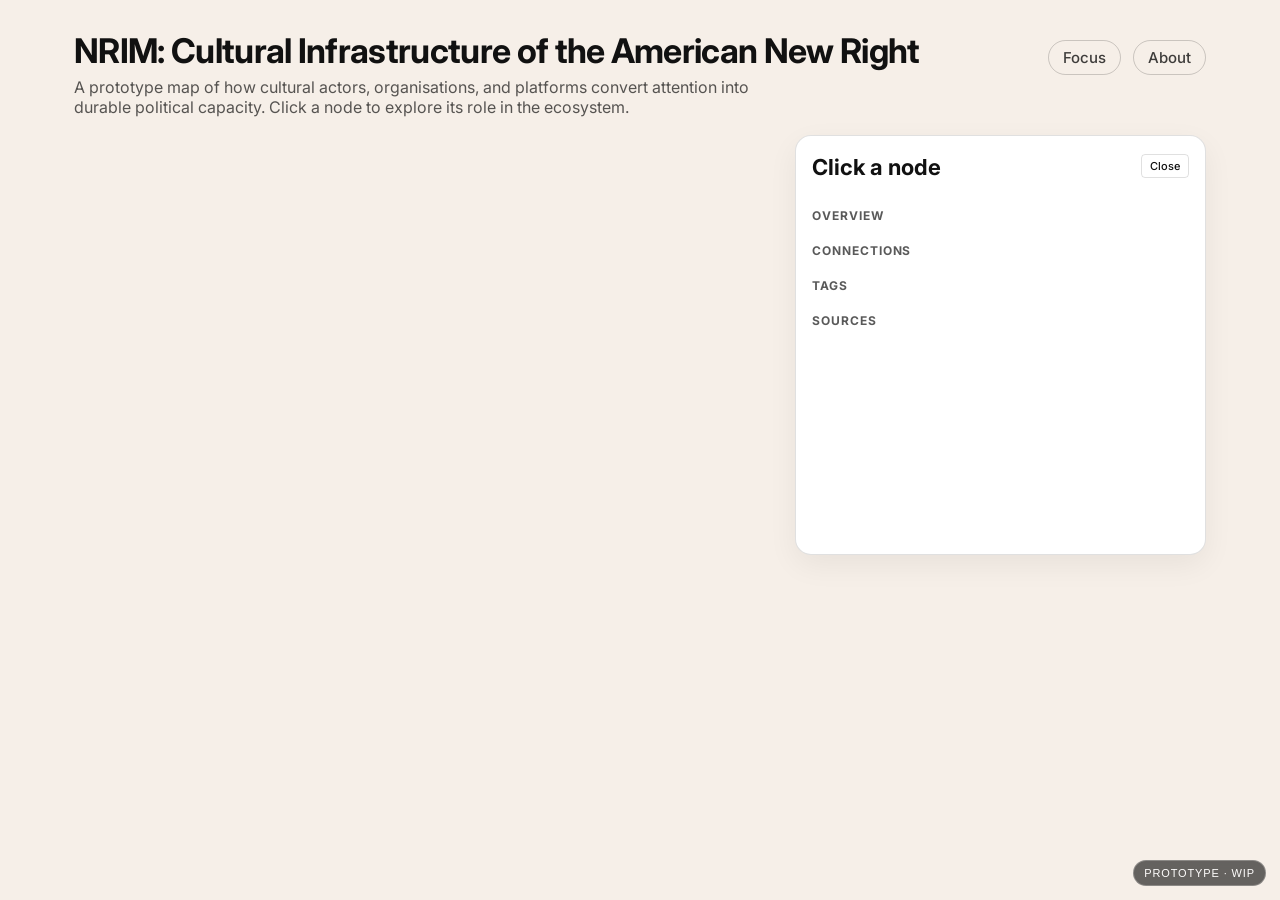
<file: index.html>
<!DOCTYPE html>
<html lang="en">
<head>
  <meta charset="UTF-8" />
  <meta name="viewport" content="width=device-width, initial-scale=1" />
  <title>New Right Influence Mapping – Cultural Infrastructure</title>

  <!-- Font -->
  <link rel="preconnect" href="https://fonts.googleapis.com">
  <link rel="preconnect" href="https://fonts.gstatic.com" crossorigin>
  <link href="https://fonts.googleapis.com/css2?family=Inter:wght@400;600;700&display=swap" rel="stylesheet">

  <!-- Styles -->
  <link rel="stylesheet" href="style.css" />
</head>

<body>
  <div class="page">
    <div class="topbar">
        <div>
            <div class="header">
                <h1>NRIM: Cultural Infrastructure of the American New Right</h1>
                <div class="header-actions">
                  <button id="map-focus-btn" class="about-btn">Focus</button>
                  <a href="about.html" class="about-btn">About</a>
                </div>
              </div>
              
              <p class="lede">
                A prototype map of how cultural actors, organisations, and platforms convert
                attention into durable political capacity. Click a node to explore its role in the ecosystem.
              </p>
              
        </div>
      
    
      </div>
      

      <div class="layout">
        <div id="graph"></div>
      
        <div class="rightcol">
        
      
          <aside id="panel" class="panel">
            <div class="panel-inner">
              <div class="panel-header">
                <div>
                  <h2 id="panel-title">Click a node</h2>
                  <p id="panel-meta" class="muted"></p>
                </div>
                <div class="panel-actions">
                  <button id="panel-close-btn" class="panel-btn">Close</button>
                </div>
              </div>
              
              <section class="panel-section">
                <h3>Overview</h3>
                <div id="panel-overview"></div>
              </section>
              
              <section class="panel-section">
                <h3>Connections</h3>
                <div id="panel-connections"></div>
              </section>
              
              <section class="panel-section">
                <h3>Tags</h3>
                <div id="panel-tags"></div>
              </section>
              
              <section class="panel-section">
                <h3>Sources</h3>
                <div id="panel-sources"></div>
              </section>
            </div>
          </aside>
        </div>
      </div>
  </div>

  <!-- Prototype notice modal -->
  <div id="prototypeModal" class="modal-overlay" role="dialog" aria-modal="true">
    <div class="modal">
      <h2>Prototype! Work in Progress</h2>

      <p>
        This project is an early prototype for exploring political narratives and actor networks.
        Features and data are incomplete, and you may encounter bugs.
      </p>

      <p>
        Progress is currently limited and therefore slow — please have patience.
      </p>

      <h3>How to use</h3>
      <ul>
        <li>Click on a node to see how the actor is related to others.</li>
      </ul>

      <h3>Known issues</h3>
      <ul>
        <li>Profile images may not load.</li>
        <li>Titles on the nodes are currently buggy.</li>
      </ul>

      <p class="muted">Further analysis coming soon.</p>

      <div class="modal-actions">
        <button id="protoContinue" class="btn-primary">Continue</button>
        <button id="protoDismiss" class="btn-secondary">Don't show again</button>
      </div>
    </div>
  </div>

  <!-- Prototype badge (click to reopen prototype notice) -->
  <button
    id="prototypeBadge"
    class="prototype-badge"
    type="button"
    aria-label="Open prototype notice"
    title="Click to view prototype notice"
  >
    Prototype · WIP
  </button>

  <!-- Scripts (D3 first, then your code) -->
  <script src="https://d3js.org/d3.v7.min.js"></script>
  <script src="script.js"></script>
</body>
</html>
</file>
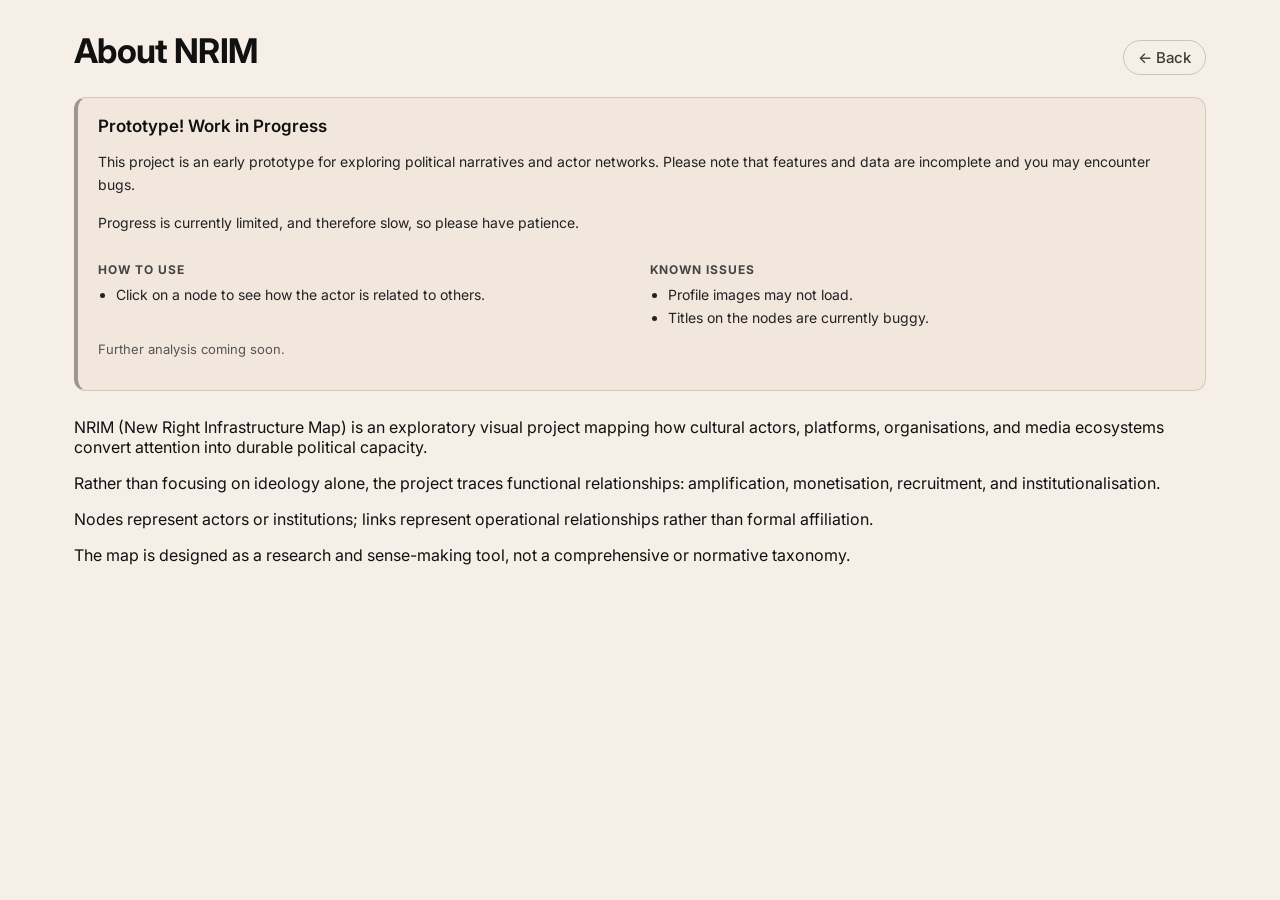
<file: about.html>
<!DOCTYPE html>
<html lang="en">
<head>
  <meta charset="UTF-8" />
  <meta name="viewport" content="width=device-width, initial-scale=1" />
  <title>About – NRIM</title>

  <!-- Font -->
  <link rel="preconnect" href="https://fonts.googleapis.com">
  <link rel="preconnect" href="https://fonts.gstatic.com" crossorigin>
  <link href="https://fonts.googleapis.com/css2?family=Inter:wght@400;600;700&display=swap" rel="stylesheet">

  <!-- Styles -->
  <link rel="stylesheet" href="style.css" />
</head>

<body>
  <div class="page">
    <div class="header">
      <h1>About NRIM</h1>
      <a href="index.html" class="about-btn">← Back</a>
    </div>

    <section class="prototype-callout" aria-label="Prototype notice">
      <h2>Prototype! Work in Progress</h2>

      <p>
        This project is an early prototype for exploring political narratives and actor networks.
        Please note that features and data are incomplete and you may encounter bugs.
      </p>

      <p>
        Progress is currently limited, and therefore slow, so please have patience.
      </p>

      <div class="prototype-callout-grid">
        <div>
          <h3>How to use</h3>
          <ul>
            <li>Click on a node to see how the actor is related to others.</li>
          </ul>
        </div>

        <div>
          <h3>Known issues</h3>
          <ul>
            <li>Profile images may not load.</li>
            <li>Titles on the nodes are currently buggy.</li>
          </ul>
        </div>
      </div>

      <p class="muted">Further analysis coming soon.</p>
    </section>

    <main class="about-content">
      <p>
        NRIM (New Right Infrastructure Map) is an exploratory visual project
        mapping how cultural actors, platforms, organisations, and media
        ecosystems convert attention into durable political capacity.
      </p>

      <p>
        Rather than focusing on ideology alone, the project traces functional
        relationships: amplification, monetisation, recruitment, and
        institutionalisation.
      </p>

      <p>
        Nodes represent actors or institutions; links represent operational
        relationships rather than formal affiliation.
      </p>

      <p>
        The map is designed as a research and sense-making tool, not a
        comprehensive or normative taxonomy.
      </p>
    </main>
  </div>
</body>
</html>
</file>
<file: style.css>
:root{
  --bg-main: #f6efe8;      /* warm pinky-beige (FT-style) */
  --bg-panel: #ffffff;     /* keep panels white for contrast */
  --bg-canvas: #f6efe8;    /* graph background */
  --bg: var(--bg-main);    /* legacy alias */
  --card: rgba(255,255,255,0.75);
  --border: rgba(0,0,0,0.12);
  --text: #111;
  --muted: rgba(0,0,0,0.65);
}

/* Base */
*{ box-sizing: border-box; }

body{
  font-family: Inter, system-ui, -apple-system, Segoe UI, Roboto, Helvetica, Arial, "Apple Color Emoji", "Segoe UI Emoji";
  background-color: var(--bg-main);
  color: #111;
  margin: 0;
}

/* Page container */
.page{
  max-width: 1180px;
  margin: 32px auto;
  padding: 0 24px;
}

h1{
  font-size: 34px;
  line-height: 1.1;
  margin: 0 0 8px;
  letter-spacing: -0.02em;
}

p.lede{
  margin: 0 0 18px;
  color: var(--muted);
  max-width: 70ch;
}

/* Header row (title on left, buttons on right) */
.header{
  display: flex;
  align-items: baseline;
  justify-content: space-between;
  gap: 16px;
}

.header-actions{
  display: flex;
  align-items: center;
  gap: 12px;
}

/* Pills (Focus/About) */
.about-btn{
  font-family: inherit;
  font-size: 15px;
  font-weight: 500;
  padding: 7px 14px;
  border-radius: 999px;
  background: transparent;
  border: 1px solid rgba(0,0,0,0.18);
  color: rgba(0,0,0,0.75);
  cursor: pointer;
  transition: all 0.15s ease;
  text-decoration: none;
  display: inline-block;
}
.about-btn:hover{ background: rgba(255,255,255,0.9); }
.about-btn:active{ transform: translateY(0.5px); }

/* Layout: graph left, panel right */
.layout{
  display: grid;
  grid-template-columns: 1.7fr 1fr;
  gap: 22px;
  align-items: start;
  transition: grid-template-columns 200ms ease, gap 200ms ease;
}

/* Focus mode: make graph full width */
.layout.map-expanded{
  grid-template-columns: 1fr;
  gap: 0;
}
.layout.map-expanded .rightcol{
  display: none;
}

/* Right column container */
.rightcol{
  display: flex;
  flex-direction: column;
  gap: 12px;
}

/* Graph container: IMPORTANT = stable, explicit height */
#graph{
  width: 100%;
  height: 560px;      /* normal mode height */
  min-height: 560px;
  background-color: var(--bg-canvas);
}

/* In focus mode, grow to viewport */
.layout.map-expanded #graph{
  height: calc(100vh - 200px);      /* tweak this number if needed */
  min-height: calc(100vh - 200px);
}

/* Make the SVG actually fill the container */
#graph svg{
  width: 100%;
  height: 100%;
  display: block;

  /* Card styling for the SVG */
  border: 1px solid var(--border);
  border-radius: 16px;
  background-color: var(--bg-canvas);
  box-shadow: 0 10px 30px rgba(0,0,0,0.06);
}

/* Panel */
.panel{
  background-color: var(--bg-panel);
  border: 1px solid var(--border);
  border-radius: 16px;
  padding: 18px 16px 14px;
  min-height: 420px;
  box-shadow: 0 10px 30px rgba(0,0,0,0.06);
  backdrop-filter: blur(10px);
}

.panel-header{
  display: flex;
  justify-content: space-between;
  align-items: flex-start;
  margin-bottom: 16px;
  gap: 12px;
}

.panel-actions{
  display: flex;
  gap: 8px;
  flex-shrink: 0;
}

.panel-btn{
  font-family: inherit;
  font-size: 11px;
  font-weight: 500;
  padding: 4px 8px;
  border-radius: 4px;
  background: transparent;
  border: 1px solid var(--border);
  color: var(--text);
  cursor: pointer;
  transition: all 0.15s ease;
}
.panel-btn:hover{ background: rgba(0,0,0,0.05); }

.panel-section{ margin-bottom: 20px; }

.panel-section h3{
  margin: 14px 0 8px;
  font-size: 12px;
  text-transform: uppercase;
  letter-spacing: 0.08em;
  color: var(--muted);
}

.panel-section > div{
  font-size: 14px;
  line-height: 1.5;
  color: var(--text);
}

.panel-inner h2{
  margin: 0 0 6px;
  font-size: 22px;
}
.muted{
  color: var(--muted);
  margin: 0 0 12px;
}

.panel-connections-list{
  list-style: none;
  padding: 0;
  margin: 0;
}
.panel-connection-item{
  padding: 8px 10px;
  margin-bottom: 6px;
  border: 1px solid var(--border);
  border-radius: 6px;
  cursor: pointer;
  transition: all 0.15s ease;
  background: transparent;
  width: 100%;
  text-align: left;
}
.panel-connection-item:hover{
  background: rgba(0,0,0,0.05);
  border-color: rgba(0,0,0,0.2);
}
.panel-connection-item strong{
  display: block;
  font-weight: 600;
  margin-bottom: 2px;
}
.panel-connection-item span{
  font-size: 11px;
  color: var(--muted);
  text-transform: lowercase;
}

/* Modal */
.modal-backdrop{
  position: fixed;
  inset: 0;
  background: rgba(0,0,0,0.25);
  display: none;
  align-items: center;
  justify-content: center;
  padding: 24px;
}
.modal-backdrop.open{ display: flex; }

.modal{
  width: min(720px, 100%);
  background: rgba(255,255,255,0.92);
  border: 1px solid var(--border);
  border-radius: 16px;
  padding: 18px 18px 14px;
  box-shadow: 0 20px 60px rgba(0,0,0,0.18);
  backdrop-filter: blur(10px);
}
.modal-head{
  display: flex;
  align-items: center;
  justify-content: space-between;
  gap: 12px;
  margin-bottom: 8px;
}
.modal-close{
  background: transparent;
  border: 0;
  font-size: 28px;
  line-height: 1;
  cursor: pointer;
  opacity: 0.7;
}
.modal-close:hover{ opacity: 1; }

/* Responsive */
@media (max-width: 980px){
  .layout{ grid-template-columns: 1fr; }
  .rightcol{ display: none; } /* optional: hide panel on mobile */
}
/* Panel key/value spacing */
.panel-overview-item.kv {
  margin-bottom: 18px;
}

.panel-overview-item.kv:last-child {
  margin-bottom: 0;
}

.panel-overview-item.kv .k {
  font-size: 11px;
  font-weight: 600;
  text-transform: uppercase;
  letter-spacing: 0.08em;
  color: var(--muted);
  margin: 0 0 6px;
}

.panel-overview-item.kv .v {
  font-size: 14px;
  line-height: 1.6;
  color: var(--text);
  margin: 0;
}

/* Prototype modal overlay */

.modal-overlay {
  position: fixed;
  inset: 0;
  background: rgba(0, 0, 0, 0.55);

  display: none;
  align-items: center;
  justify-content: center;

  z-index: 10000;
}

.modal-overlay.is-open {
  display: flex;
}

/* Modal box */

.modal {
  max-width: 600px;
  width: calc(100% - 40px);

  background: #ffffff;
  color: #111111;

  border-radius: 14px;
  padding: 24px;

  box-shadow: 0 30px 80px rgba(0, 0, 0, 0.35);
}

.modal h2 {
  margin-top: 0;
  font-size: 22px;
}

.modal h3 {
  margin-top: 18px;
  margin-bottom: 6px;
  font-size: 13px;
  text-transform: uppercase;
  letter-spacing: 0.06em;
  color: #555;
}

.modal p,
.modal li {
  font-size: 14px;
  line-height: 1.6;
}

.modal ul {
  padding-left: 18px;
}

.modal .muted {
  font-size: 13px;
  color: #666;
  margin-top: 10px;
}

/* Buttons */

.modal-actions {
  display: flex;
  gap: 10px;
  justify-content: flex-end;
  margin-top: 20px;
}

.btn-primary {
  background: #111;
  color: #fff;
  border: none;
  padding: 8px 14px;
  border-radius: 8px;
  cursor: pointer;
}

.btn-secondary {
  background: transparent;
  color: #111;
  border: 1px solid #ccc;
  padding: 8px 14px;
  border-radius: 8px;
  cursor: pointer;
}

/* Prototype badge (clickable) */
.prototype-badge {
  position: fixed;
  bottom: 14px;
  right: 14px;
  z-index: 9000;

  background: rgba(0, 0, 0, 0.7);
  color: #fff;

  font-size: 11px;
  letter-spacing: 0.08em;
  text-transform: uppercase;

  padding: 6px 10px;
  border-radius: 999px;

  border: 1px solid rgba(255, 255, 255, 0.25);
  backdrop-filter: blur(6px);

  cursor: pointer;
  opacity: 0.85;
}

.prototype-badge:hover {
  opacity: 1;
}

.prototype-badge:focus {
  outline: 2px solid rgba(255, 255, 255, 0.6);
  outline-offset: 2px;
}

/* About page prototype callout — FT-style editorial note */

.prototype-callout {
  margin: 20px 0 26px;
  padding: 18px 20px;

  background: #f1e7dd; /* warm FT-style beige */
  border: 1px solid rgba(0, 0, 0, 0.12);
  border-left: 4px solid rgba(0, 0, 0, 0.35);

  border-radius: 12px;
}

.prototype-callout h2 {
  margin: 0 0 10px;
  font-size: 17px;
  font-weight: 600;
}

.prototype-callout h3 {
  margin: 14px 0 6px;
  font-size: 12px;
  text-transform: uppercase;
  letter-spacing: 0.08em;
  color: #444;
}

.prototype-callout p,
.prototype-callout li {
  font-size: 14px;
  line-height: 1.65;
  color: #222;
}

.prototype-callout ul {
  margin: 0;
  padding-left: 18px;
}

.prototype-callout .muted {
  margin-top: 10px;
  font-size: 13px;
  color: #555;
}

.prototype-callout-grid {
  display: grid;
  grid-template-columns: 1fr 1fr;
  gap: 16px;
  margin-top: 8px;
}

@media (max-width: 720px) {
  .prototype-callout-grid {
    grid-template-columns: 1fr;
  }
}
</file>
